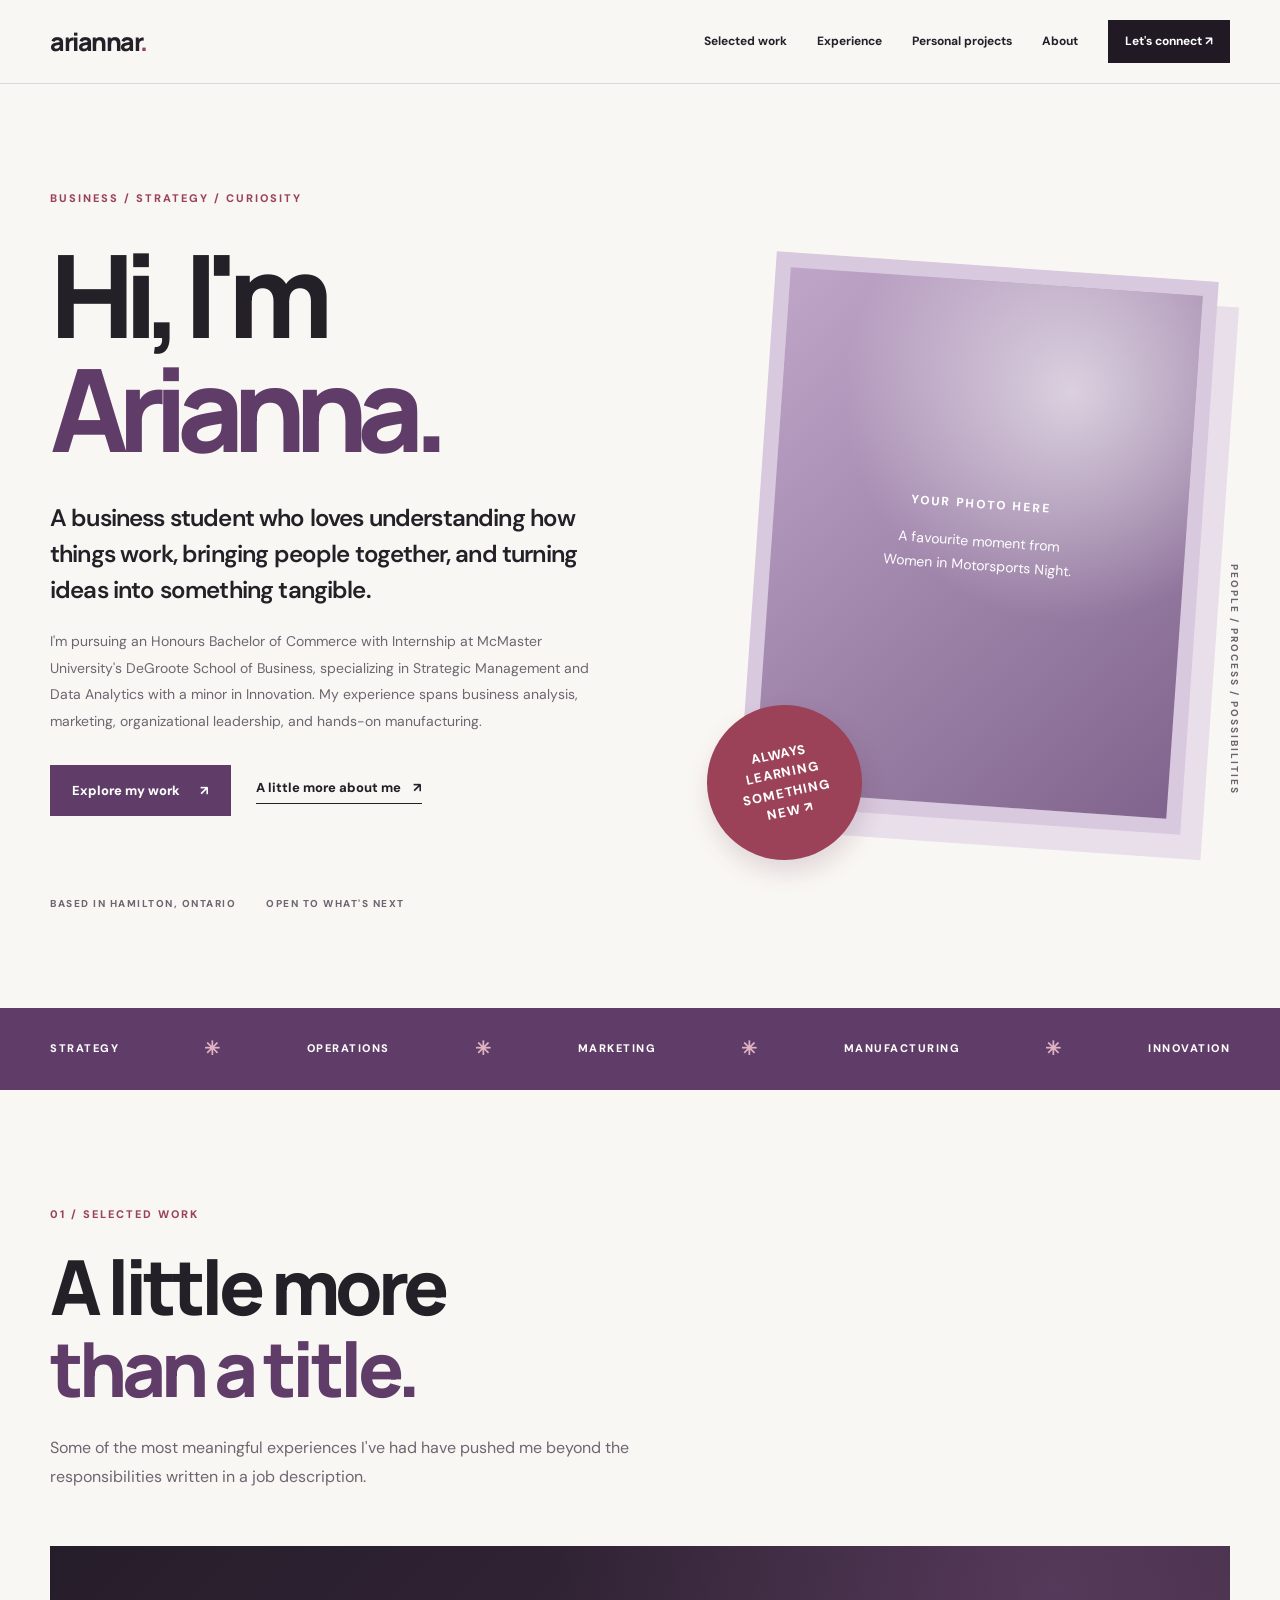
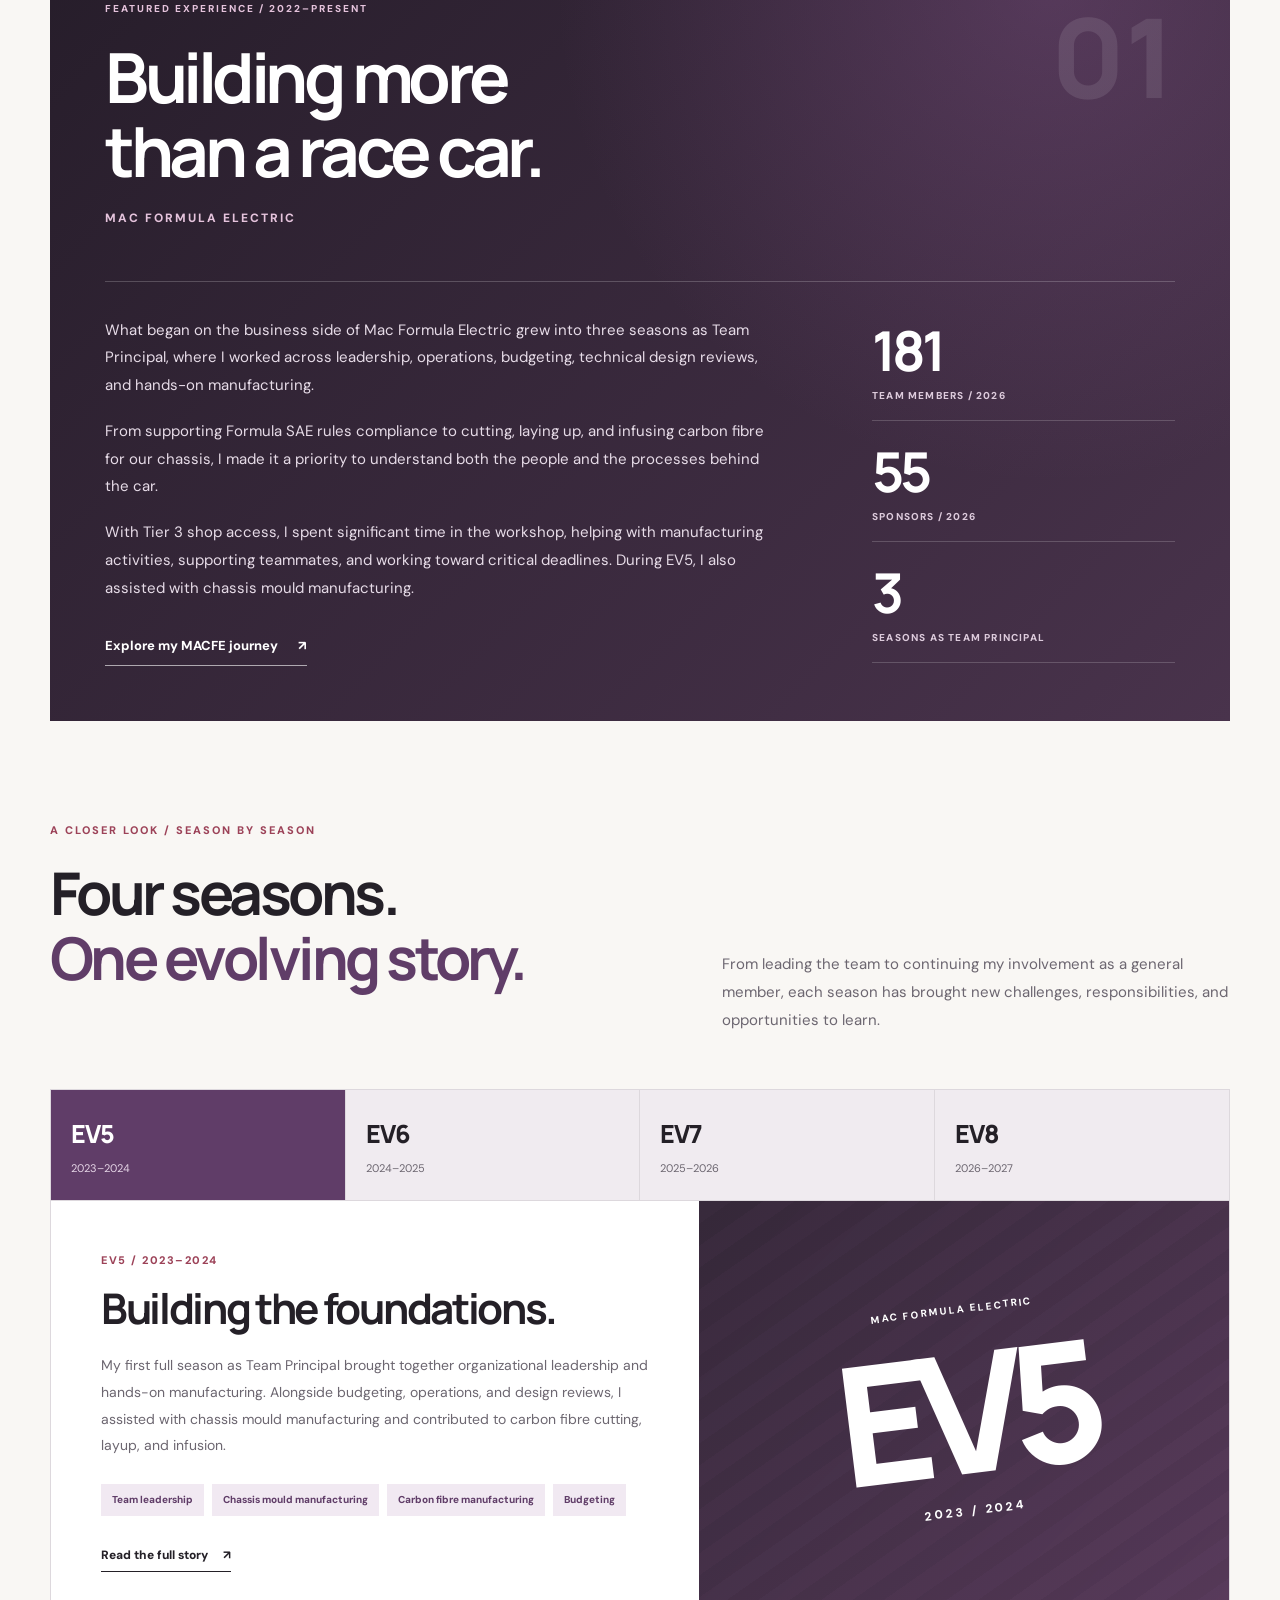
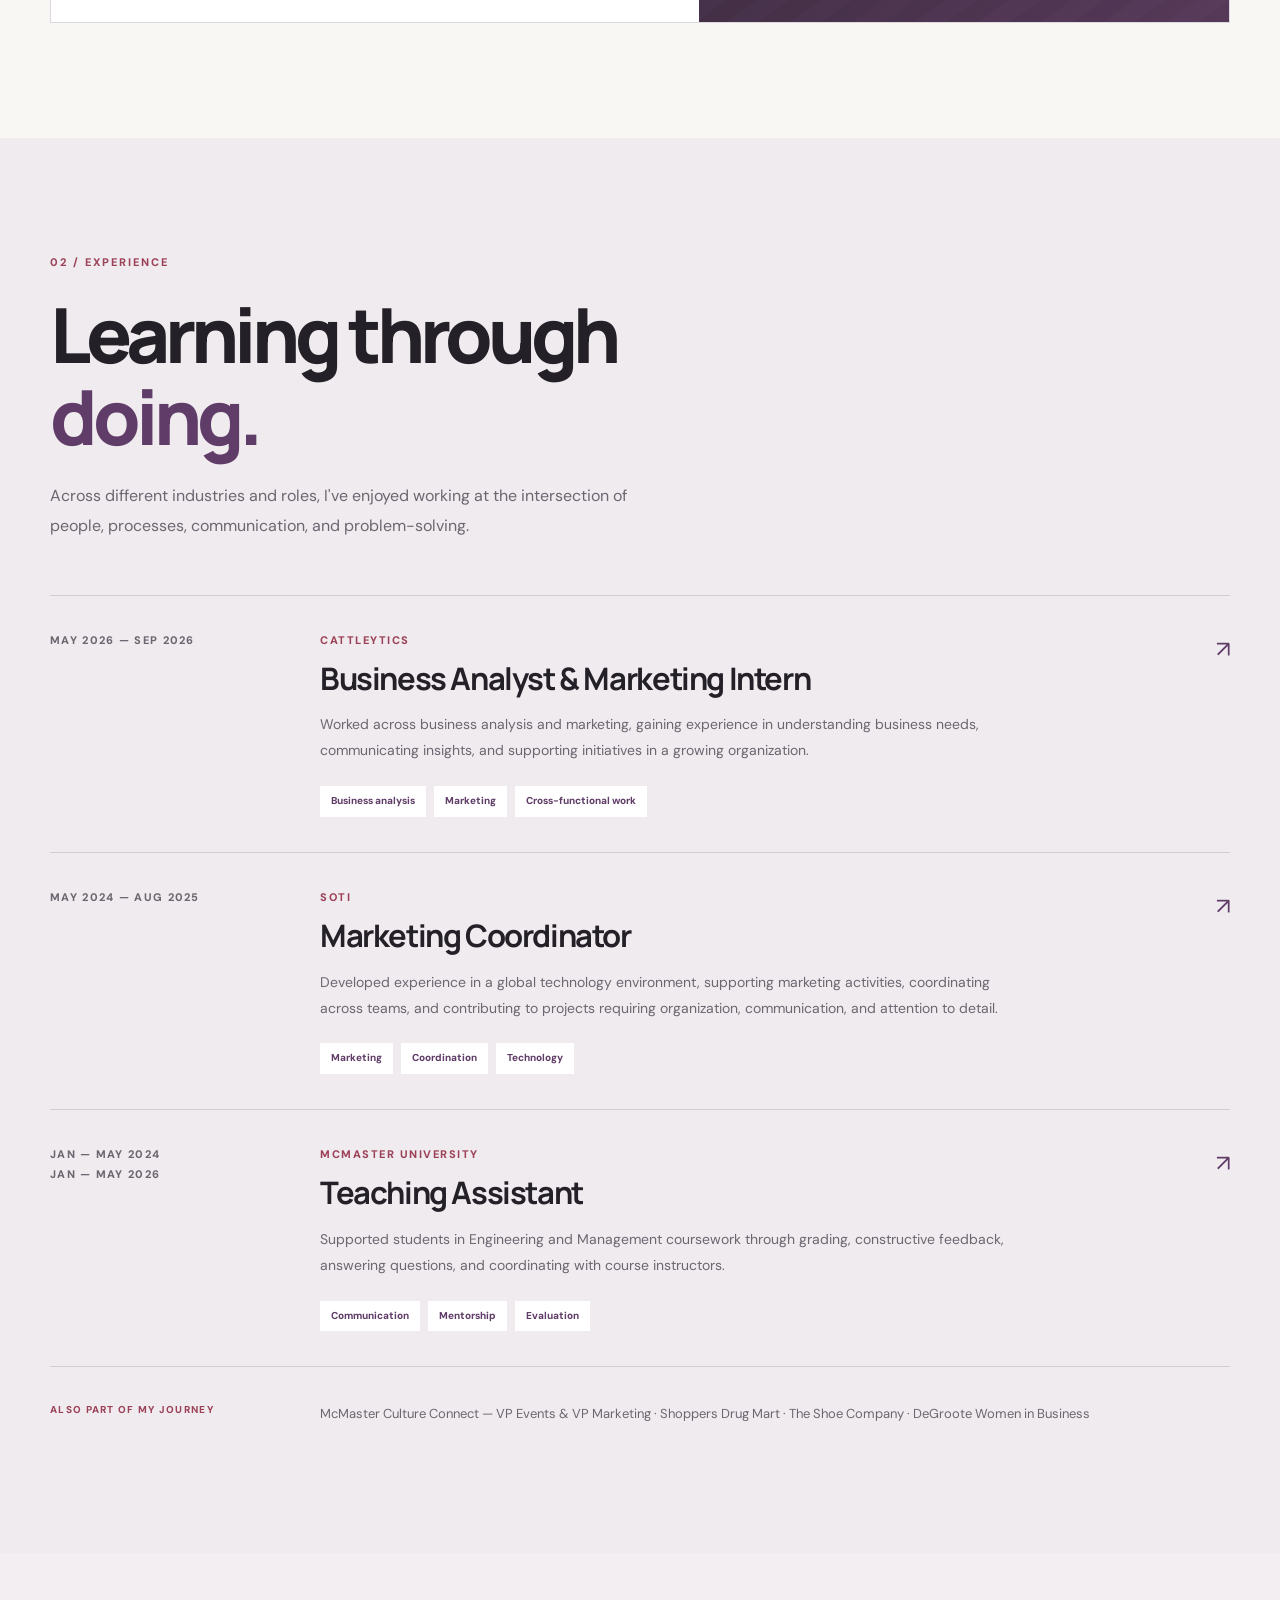
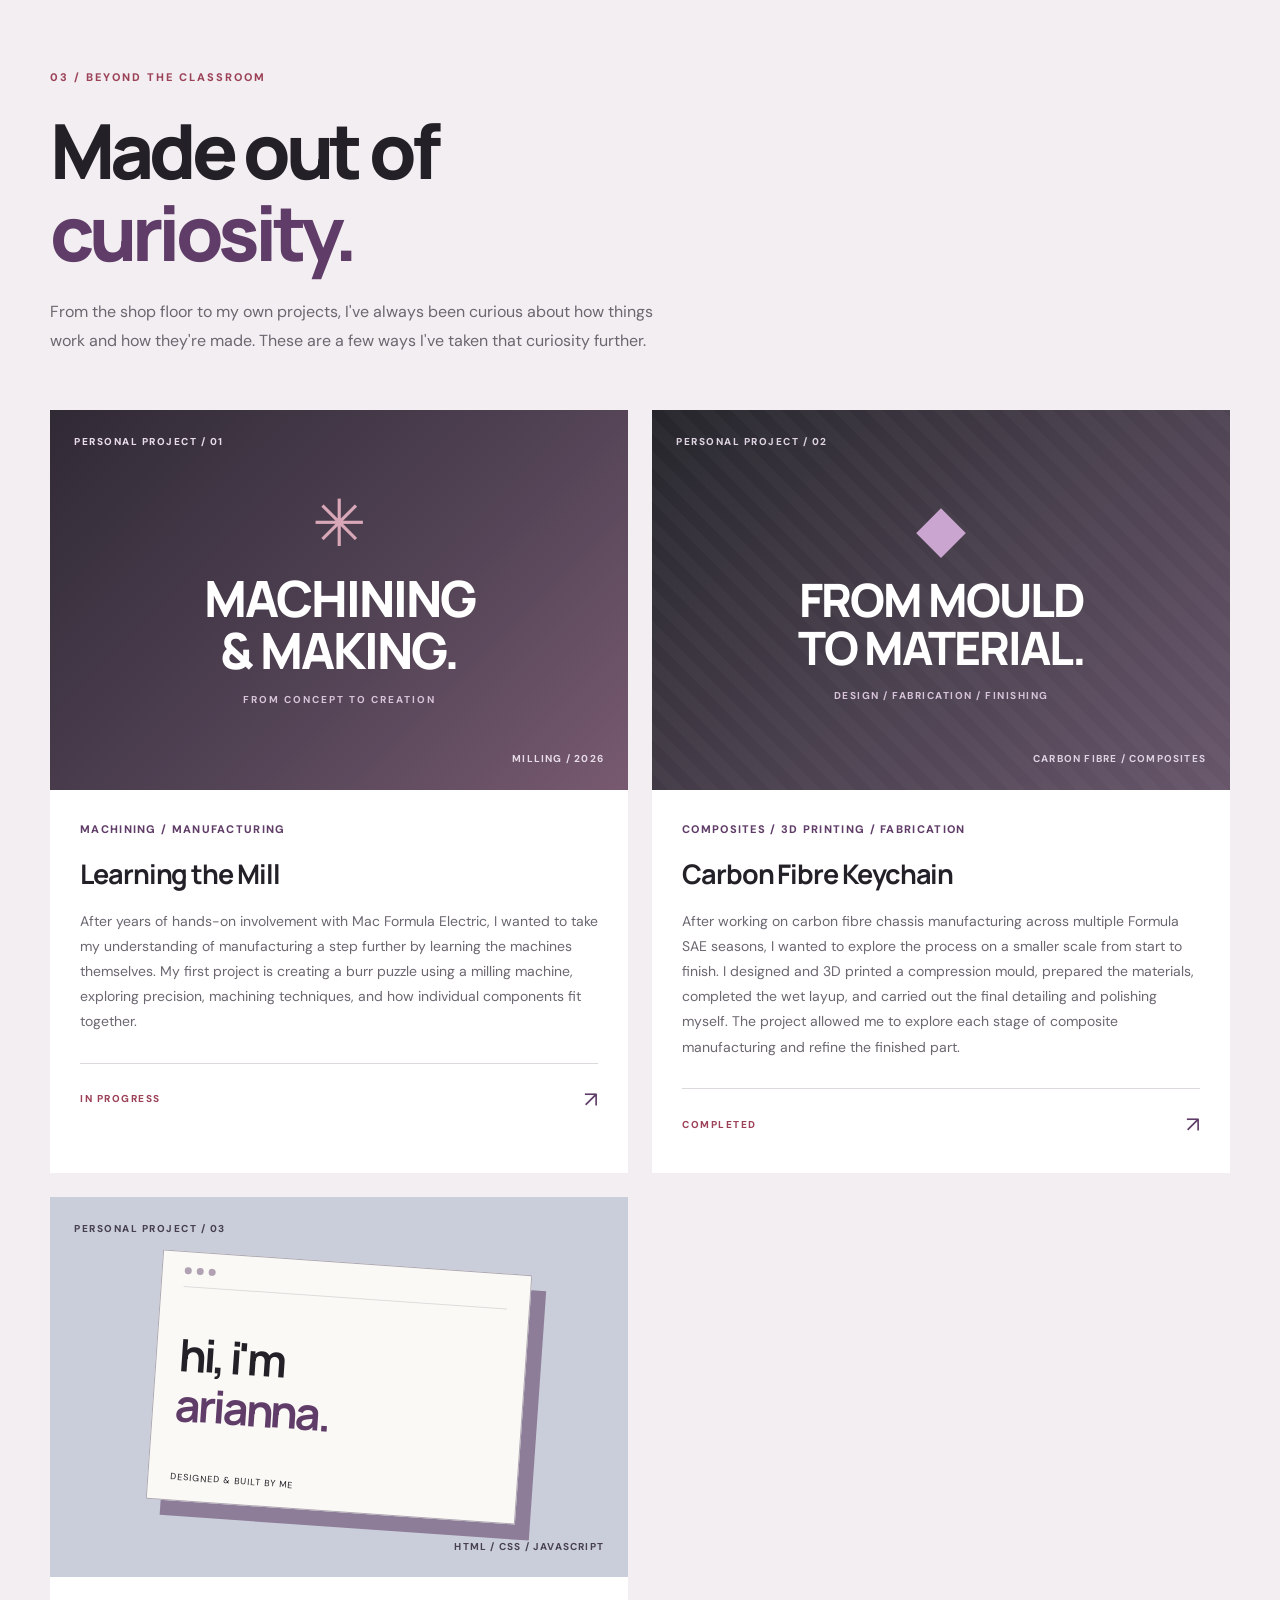
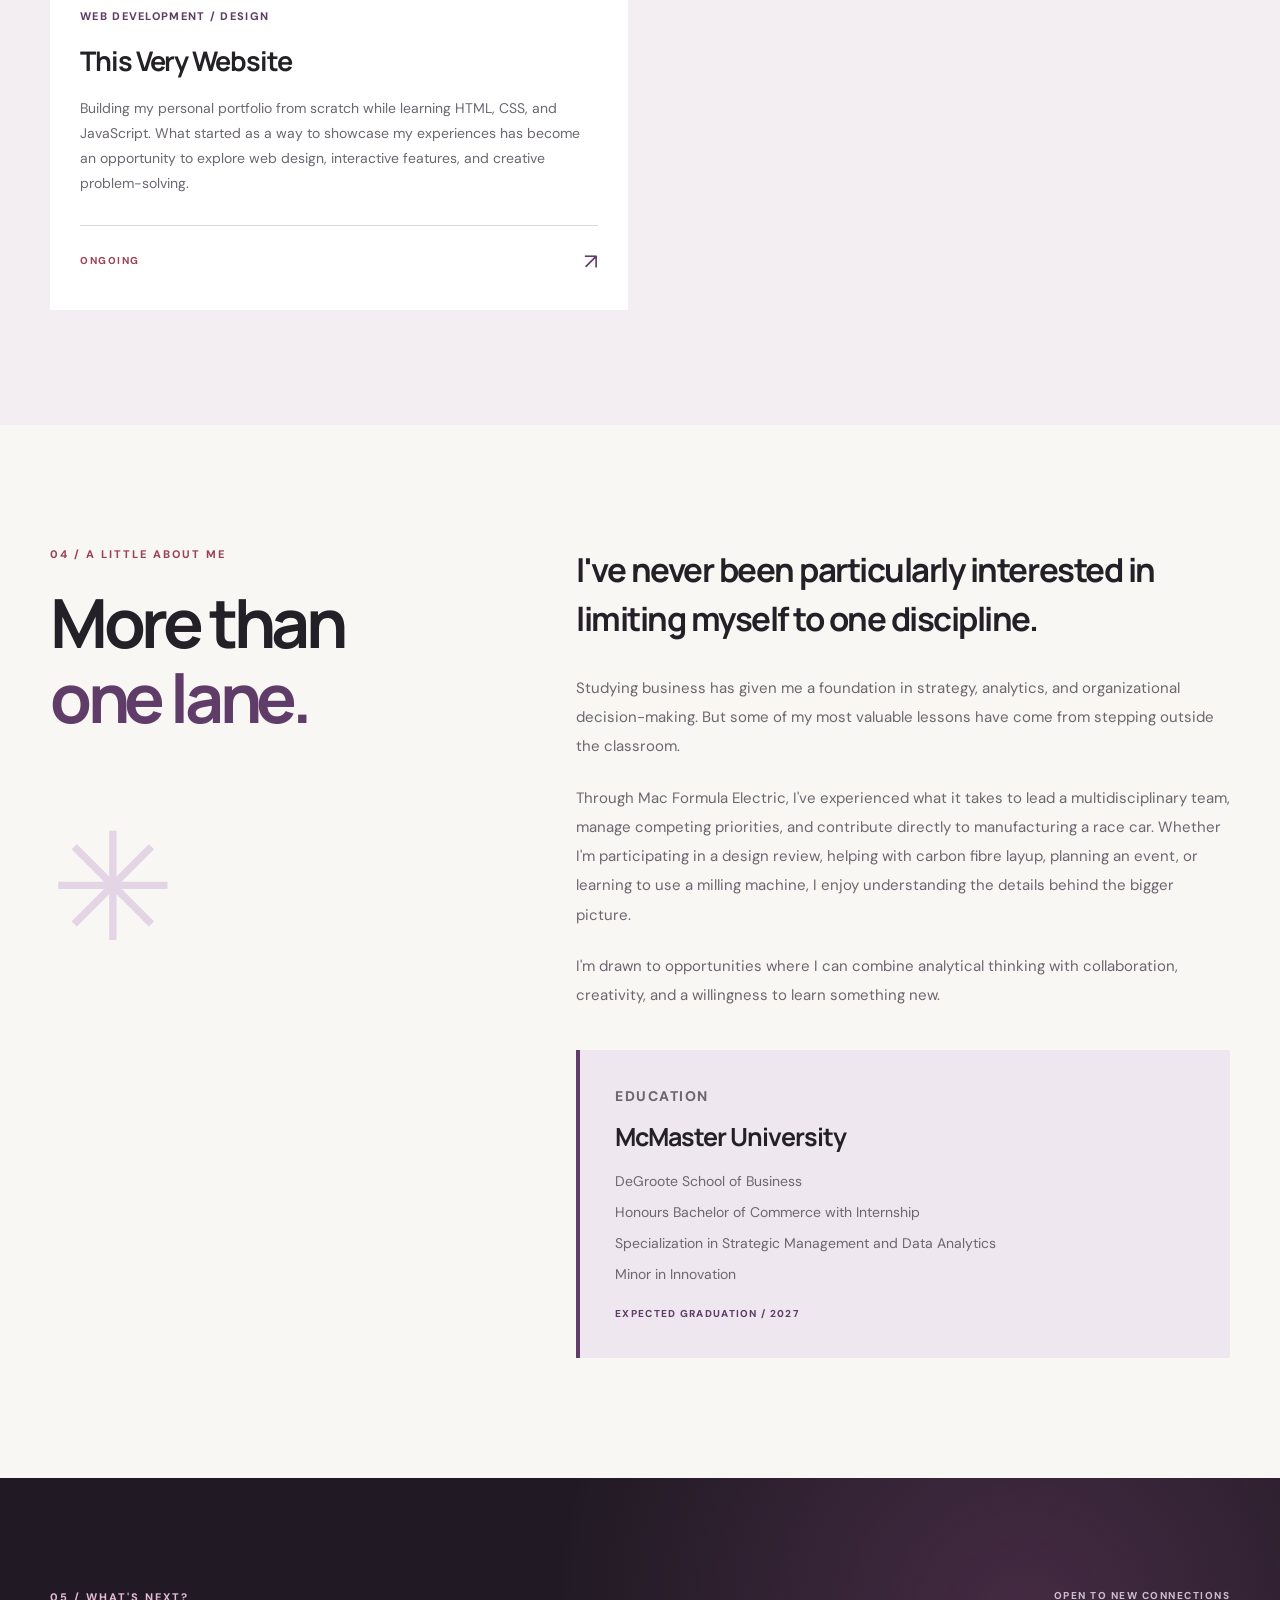
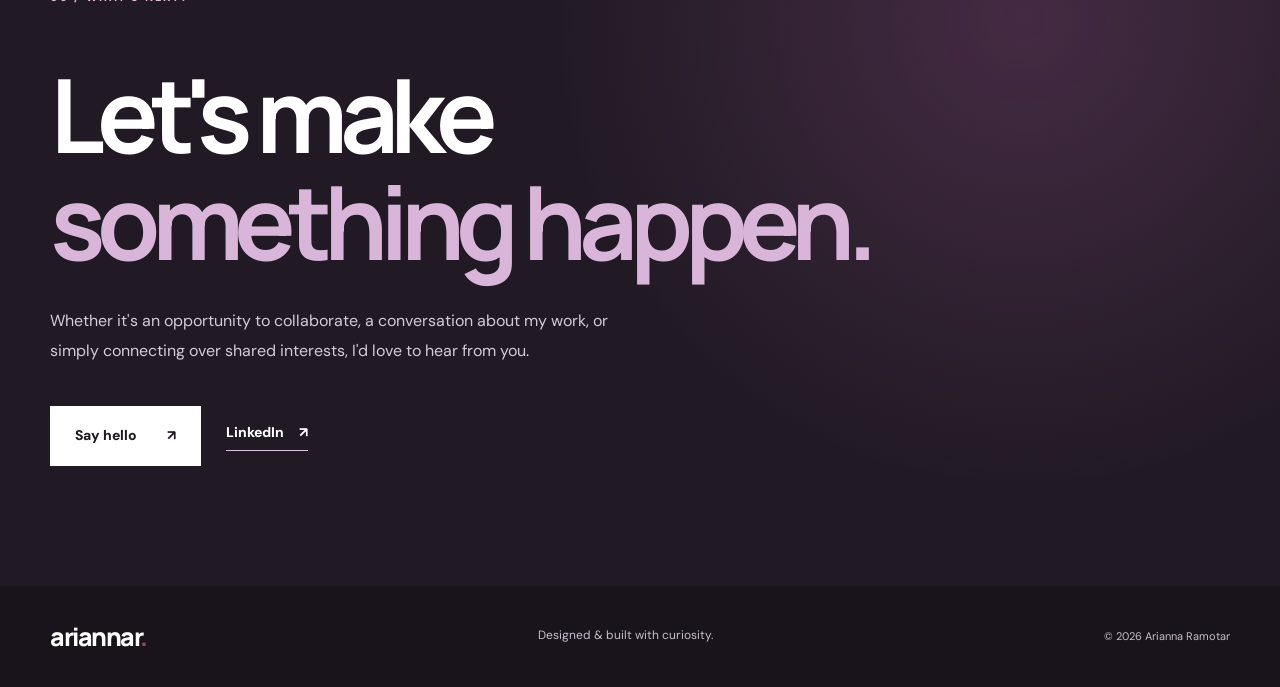
<file: index.html>
<!DOCTYPE html>
<html lang="en">
<head>
  <meta charset="UTF-8">
  <meta name="viewport" content="width=device-width, initial-scale=1.0">

  <meta
    name="description"
    content="Arianna Ramotar's portfolio — exploring leadership, strategy, operations, manufacturing, marketing, and creative problem-solving."
  >

  <meta name="theme-color" content="#f9f7f4">

  <title>Arianna Ramotar | Portfolio</title>

  <link rel="preconnect" href="https://fonts.googleapis.com">
  <link rel="preconnect" href="https://fonts.gstatic.com" crossorigin>

  <link rel="stylesheet" href="style.css">

  <script src="script.js" defer></script>
</head>

<body>

  <!-- ======================================
       NAVIGATION
  ======================================= -->

  <header class="site-header">
    <nav class="nav shell" aria-label="Main navigation">

      <a href="#home" class="logo" aria-label="Arianna Ramotar home">
        ariannar<span>.</span>
      </a>

      <button
        class="menu-toggle"
        type="button"
        aria-label="Toggle navigation"
        aria-expanded="false"
      >
        <span></span>
        <span></span>
        <span></span>
      </button>

      <div class="nav-links">
        <a href="#work">Selected work</a>
        <a href="#experience">Experience</a>
        <a href="#projects">Personal projects</a>
        <a href="#about">About</a>
        <a href="#contact" class="nav-contact">Let's connect ↗</a>
      </div>

    </nav>
  </header>


  <main>

    <!-- ======================================
         HERO
    ======================================= -->

    <section class="hero" id="home">
      <div class="shell hero-grid">

        <div class="hero-copy">

          <p class="eyebrow">
            BUSINESS / STRATEGY / CURIOSITY
          </p>

          <h1>
            Hi, I'm<br>
            <em>Arianna.</em>
          </h1>

          <p class="hero-lead">
            A business student who loves understanding
            how things work, bringing people together,
            and turning ideas into something tangible.
          </p>

          <p class="hero-description">
            I'm pursuing an Honours Bachelor of Commerce
            with Internship at McMaster University's
            DeGroote School of Business, specializing
            in Strategic Management and Data Analytics
            with a minor in Innovation.

            My experience spans business analysis,
            marketing, organizational leadership,
            and hands-on manufacturing.
          </p>

          <div class="hero-actions">
            <a href="#work" class="button button-primary">
              Explore my work <span aria-hidden="true">↗</span>
            </a>

            <a href="#about" class="text-link">
              A little more about me
              <span aria-hidden="true">↗</span>
            </a>
          </div>

          <div class="hero-bottom">
            <span>BASED IN HAMILTON, ONTARIO</span>
            <span>OPEN TO WHAT'S NEXT</span>
          </div>

        </div>


        <div class="hero-visual">

          <div class="hero-photo-frame">
            <div class="hero-photo-placeholder">
              <span>YOUR PHOTO HERE</span>
              <p>
                A favourite moment from<br>
                Women in Motorsports Night.
              </p>
            </div>
          </div>

          <div class="hero-sticker">
            <span>
              ALWAYS<br>
              LEARNING<br>
              SOMETHING<br>
              NEW ↗
            </span>
          </div>

          <span class="hero-side-note">
            PEOPLE / PROCESS / POSSIBILITIES
          </span>

        </div>

      </div>
    </section>


    <!-- ======================================
         INTRO STRIP
    ======================================= -->

    <div class="intro-strip" aria-label="Areas of interest">
      <div class="shell intro-strip-inner">
        <span>STRATEGY</span>
        <span class="strip-star">✳</span>
        <span>OPERATIONS</span>
        <span class="strip-star">✳</span>
        <span>MARKETING</span>
        <span class="strip-star">✳</span>
        <span>MANUFACTURING</span>
        <span class="strip-star">✳</span>
        <span>INNOVATION</span>
      </div>
    </div>


    <!-- ======================================
         SELECTED WORK / MACFE
    ======================================= -->

    <section class="selected-work" id="work">
      <div class="shell">

        <div class="section-heading">
          <p class="section-index">01 / SELECTED WORK</p>

          <h2>
            A little more<br>
            <em>than a title.</em>
          </h2>

          <p>
            Some of the most meaningful experiences
            I've had have pushed me beyond the
            responsibilities written in a job description.
          </p>
        </div>


        <article class="featured-project">

          <div class="featured-top">
            <div class="featured-top-left">
              <span class="featured-kicker">
                FEATURED EXPERIENCE / 2022–PRESENT
              </span>

              <h3>
                Building more<br>
                than a race car.
              </h3>

              <p class="featured-organization">
                MAC FORMULA ELECTRIC
              </p>
            </div>

            <div class="featured-top-right">
              <span class="featured-number">01</span>
            </div>
          </div>


          <div class="featured-body">

            <div class="featured-description">

              <p>
                What began on the business side of Mac
                Formula Electric grew into three seasons
                as Team Principal, where I worked across
                leadership, operations, budgeting,
                technical design reviews, and hands-on
                manufacturing.
              </p>

              <p>
                From supporting Formula SAE rules
                compliance to cutting, laying up, and
                infusing carbon fibre for our chassis,
                I made it a priority to understand both
                the people and the processes behind
                the car.
              </p>

              <p>
                With Tier 3 shop access, I spent
                significant time in the workshop,
                helping with manufacturing activities,
                supporting teammates, and working
                toward critical deadlines. During EV5,
                I also assisted with chassis mould
                manufacturing.
              </p>

              <a href="macfe.html" class="featured-link">
                Explore my MACFE journey
                <span aria-hidden="true">↗</span>
              </a>

            </div>


            <div class="featured-stats">

              <div class="stat">
                <strong>181</strong>
                <span>TEAM MEMBERS / 2026</span>
              </div>

              <div class="stat">
                <strong>55</strong>
                <span>SPONSORS / 2026</span>
              </div>

              <div class="stat">
                <strong>3</strong>
                <span>SEASONS AS TEAM PRINCIPAL</span>
              </div>

            </div>

          </div>

        </article>


        <!-- ==================================
             INTERACTIVE MACFE SEASON SELECTOR
        =================================== -->

        <div class="season-explorer">

          <div class="season-explorer-heading">
            <div>
              <p class="section-index">
                A CLOSER LOOK / SEASON BY SEASON
              </p>

              <h3>
                Four seasons.<br>
                <em>One evolving story.</em>
              </h3>
            </div>

            <p>
              From leading the team to continuing
              my involvement as a general member,
              each season has brought new challenges,
              responsibilities, and opportunities
              to learn.
            </p>
          </div>


          <div class="season-tabs" role="group" aria-label="MACFE competition seasons">

            <button
              class="season-tab active"
              type="button"
              data-season="ev5"
              aria-pressed="true"
            >
              <span>EV5</span>
              <small>2023–2024</small>
            </button>

            <button
              class="season-tab"
              type="button"
              data-season="ev6"
              aria-pressed="false"
            >
              <span>EV6</span>
              <small>2024–2025</small>
            </button>

            <button
              class="season-tab"
              type="button"
              data-season="ev7"
              aria-pressed="false"
            >
              <span>EV7</span>
              <small>2025–2026</small>
            </button>

            <button
              class="season-tab"
              type="button"
              data-season="ev8"
              aria-pressed="false"
            >
              <span>EV8</span>
              <small>2026–2027</small>
            </button>

          </div>


          <div class="season-display">

            <div class="season-display-copy">

              <p id="season-eyebrow">
                EV5 / 2023–2024
              </p>

              <h4 id="season-heading">
                Building the foundations.
              </h4>

              <p id="season-copy">
                My first full season as Team Principal
                brought together organizational
                leadership and hands-on manufacturing.
                I supported budgeting, team operations,
                technical reviews, chassis mould
                manufacturing, and carbon fibre
                cutting, layup, and infusion.
              </p>

              <div class="season-chips" id="season-chips">
                <span>Team leadership</span>
                <span>Chassis mould</span>
                <span>Carbon fibre manufacturing</span>
              </div>

              <a href="macfe.html#ev5" class="season-more">
                Read the full story
                <span aria-hidden="true">↗</span>
              </a>

            </div>


            <div class="season-display-art">
              <div class="season-art-inner">
                <span>MAC FORMULA ELECTRIC</span>
                <strong>EV5</strong>
                <small>2023 / 2024</small>
              </div>
            </div>

          </div>

        </div>

      </div>
    </section>


    <!-- ======================================
         EXPERIENCE
    ======================================= -->

    <section class="experience-section" id="experience">
      <div class="shell">

        <div class="section-heading">
          <p class="section-index">02 / EXPERIENCE</p>

          <h2>
            Learning through<br>
            <em>doing.</em>
          </h2>

          <p>
            Across different industries and roles,
            I've enjoyed working at the intersection
            of people, processes, communication,
            and problem-solving.
          </p>
        </div>


        <div class="experience-list">

          <!-- CATTLEYTICS -->
          <article class="experience-item">

            <div class="experience-date">
              MAY 2026 — SEP 2026
            </div>

            <div class="experience-content">
              <div class="experience-heading">
                <div>
                  <p class="experience-company">
                    CATTLEytics
                  </p>

                  <h3>
                    Business Analyst & Marketing Intern
                  </h3>
                </div>

                <span class="experience-icon" aria-hidden="true">
                  ↗
                </span>
              </div>

              <p>
                Worked across business analysis and
                marketing, gaining experience in
                understanding business needs,
                communicating insights, and supporting
                initiatives in a growing organization.
              </p>

              <div class="experience-tags">
                <span>Business analysis</span>
                <span>Marketing</span>
                <span>Cross-functional work</span>
              </div>
            </div>

          </article>


          <!-- SOTI -->
          <article class="experience-item">

            <div class="experience-date">
              MAY 2024 — AUG 2025
            </div>

            <div class="experience-content">
              <div class="experience-heading">
                <div>
                  <p class="experience-company">
                    SOTI
                  </p>

                  <h3>
                    Marketing Coordinator
                  </h3>
                </div>

                <span class="experience-icon" aria-hidden="true">
                  ↗
                </span>
              </div>

              <p>
                Developed experience in a global
                technology environment, supporting
                marketing activities, coordinating
                across teams, and contributing to
                projects requiring organization,
                communication, and attention to detail.
              </p>

              <div class="experience-tags">
                <span>Marketing</span>
                <span>Coordination</span>
                <span>Technology</span>
              </div>
            </div>

          </article>


          <!-- TEACHING ASSISTANT -->
          <article class="experience-item">

            <div class="experience-date">
              JAN — MAY 2024<br>
              JAN — MAY 2026
            </div>

            <div class="experience-content">
              <div class="experience-heading">
                <div>
                  <p class="experience-company">
                    McMaster University
                  </p>

                  <h3>
                    Teaching Assistant
                  </h3>
                </div>

                <span class="experience-icon" aria-hidden="true">
                  ↗
                </span>
              </div>

              <p>
                Supported students in Engineering
                and Management coursework through
                grading, constructive feedback,
                answering questions, and coordinating
                with course instructors.
              </p>

              <div class="experience-tags">
                <span>Communication</span>
                <span>Mentorship</span>
                <span>Evaluation</span>
              </div>
            </div>

          </article>

        </div>


        <div class="experience-note">
          <span>ALSO PART OF MY JOURNEY</span>

          <p>
            McMaster Culture Connect — VP Events &
            VP Marketing · Shoppers Drug Mart ·
            The Shoe Company · DeGroote Women in Business
          </p>
        </div>

      </div>
    </section>


    <!-- ======================================
         PERSONAL PROJECTS
    ======================================= -->

    <section class="projects-section" id="projects">
      <div class="shell">

        <div class="section-heading">
          <p class="section-index">
            03 / BEYOND THE CLASSROOM
          </p>

          <h2>
            Made out of<br>
            <em>curiosity.</em>
          </h2>

          <p>
            From the shop floor to my own projects,
            I've always been curious about how things
            work and how they're made. These are a few
            ways I've taken that curiosity further.
          </p>
        </div>


        <div class="project-grid">

          <!-- ==================================
               PROJECT 01: MACHINING
          =================================== -->

          <article class="project-card project-machining">

            <div class="project-art art-machining">

              <span class="art-label">
                PERSONAL PROJECT / 01
              </span>

              <div class="machining-visual">

                <span class="machining-icon">✳</span>

                <strong>
                  MACHINING<br>
                  & MAKING.
                </strong>

                <small>
                  FROM CONCEPT TO CREATION
                </small>

              </div>

              <span class="art-corner-label">
                MILLING / 2026
              </span>

            </div>


            <div class="project-text">

              <p>
                MACHINING / MANUFACTURING
              </p>

              <h3>Learning the Mill</h3>

              <span>
                After years of hands-on involvement
                with Mac Formula Electric, I wanted
                to take my understanding of
                manufacturing a step further by
                learning the machines themselves.

                My first project is creating a burr
                puzzle using a milling machine,
                exploring precision, machining
                techniques, and how individual
                components fit together.
              </span>

              <div class="project-footer">
                <span class="project-progress">
                  IN PROGRESS
                </span>

                <span
                  class="project-arrow"
                  aria-hidden="true"
                >
                  ↗
                </span>
              </div>

            </div>

          </article>


          <!-- ==================================
               PROJECT 02: CARBON FIBRE
          =================================== -->

          <article class="project-card project-composites">

            <div class="project-art art-composites">

              <span class="art-label">
                PERSONAL PROJECT / 02
              </span>

              <div class="composites-visual">

                <span class="composites-symbol">◆</span>

                <strong>
                  FROM MOULD<br>
                  TO MATERIAL.
                </strong>

                <small>
                  DESIGN / FABRICATION / FINISHING
                </small>

              </div>

              <span class="art-corner-label">
                CARBON FIBRE / COMPOSITES
              </span>

            </div>


            <div class="project-text">

              <p>
                COMPOSITES / 3D PRINTING / FABRICATION
              </p>

              <h3>Carbon Fibre Keychain</h3>

              <span>
                After working on carbon fibre chassis
                manufacturing across multiple Formula
                SAE seasons, I wanted to explore the
                process on a smaller scale from start
                to finish.

                I designed and 3D printed a compression
                mould, prepared the materials,
                completed the wet layup, and carried
                out the final detailing and polishing
                myself.

                The project allowed me to explore
                each stage of composite manufacturing
                and refine the finished part.
              </span>

              <div class="project-footer">
                <span class="project-progress">
                  COMPLETED
                </span>

                <span
                  class="project-arrow"
                  aria-hidden="true"
                >
                  ↗
                </span>
              </div>

            </div>

          </article>


          <!-- ==================================
               PROJECT 03: WEBSITE
          =================================== -->

          <article class="project-card project-web">

            <div class="project-art art-web">

              <span class="art-label">
                PERSONAL PROJECT / 03
              </span>

              <div class="browser-mock">

                <div class="browser-bar">
                  <i></i>
                  <i></i>
                  <i></i>
                </div>

                <strong>
                  hi, i'm<br>
                  <em>arianna.</em>
                </strong>

                <small>
                  DESIGNED & BUILT BY ME
                </small>

              </div>

              <span class="art-corner-label">
                HTML / CSS / JAVASCRIPT
              </span>

            </div>


            <div class="project-text">

              <p>
                WEB DEVELOPMENT / DESIGN
              </p>

              <h3>This Very Website</h3>

              <span>
                Building my personal portfolio from
                scratch while learning HTML, CSS,
                and JavaScript.

                What started as a way to showcase
                my experiences has become an
                opportunity to explore web design,
                interactive features, and creative
                problem-solving.
              </span>

              <div class="project-footer">
                <span class="project-progress">
                  ONGOING
                </span>

                <span
                  class="project-arrow"
                  aria-hidden="true"
                >
                  ↗
                </span>
              </div>

            </div>

          </article>

        </div>

      </div>
    </section>


    <!-- ======================================
         ABOUT
    ======================================= -->

    <section class="about-section" id="about">
      <div class="shell about-grid">

        <div class="about-heading">
          <p class="section-index">
            04 / A LITTLE ABOUT ME
          </p>

          <h2>
            More than<br>
            <em>one lane.</em>
          </h2>

          <div class="about-decoration">
            <span>✳</span>
          </div>
        </div>


        <div class="about-content">

          <p class="about-intro">
            I've never been particularly interested
            in limiting myself to one discipline.
          </p>

          <p>
            Studying business has given me a foundation
            in strategy, analytics, and organizational
            decision-making. But some of my most
            valuable lessons have come from stepping
            outside the classroom.
          </p>

          <p>
            Through Mac Formula Electric, I've
            experienced what it takes to lead a
            multidisciplinary team, manage competing
            priorities, and contribute directly to
            manufacturing a race car.

            Whether I'm participating in a design
            review, helping with carbon fibre layup,
            planning an event, or learning to use a
            milling machine, I enjoy understanding
            the details behind the bigger picture.
          </p>

          <p>
            I'm drawn to opportunities where I can
            combine analytical thinking with
            collaboration, creativity, and a
            willingness to learn something new.
          </p>


          <div class="education-card">

            <p class="education-label">
              EDUCATION
            </p>

            <h3>
              McMaster University
            </h3>

            <p>
              DeGroote School of Business
            </p>

            <p>
              Honours Bachelor of Commerce
              with Internship
            </p>

            <p>
              Specialization in Strategic Management
              and Data Analytics
            </p>

            <p>
              Minor in Innovation
            </p>

            <span>
              EXPECTED GRADUATION / 2027
            </span>

          </div>

        </div>

      </div>
    </section>


    <!-- ======================================
         CONTACT
    ======================================= -->

    <section class="contact-section" id="contact">
      <div class="shell">

        <div class="contact-top">
          <p class="section-index">
            05 / WHAT'S NEXT?
          </p>

          <span>
            OPEN TO NEW CONNECTIONS
          </span>
        </div>

        <h2>
          Let's make<br>
          <em>something happen.</em>
        </h2>

        <p class="contact-description">
          Whether it's an opportunity to collaborate,
          a conversation about my work, or simply
          connecting over shared interests,
          I'd love to hear from you.
        </p>

        <div class="contact-actions">

          <!-- Replace YOUR_EMAIL@example.com
               with your actual email address. -->

          <a
            href="mailto:YOUR_EMAIL@example.com"
            class="contact-email"
          >
            Say hello
            <span aria-hidden="true">↗</span>
          </a>

          <a
            href="https://www.linkedin.com/in/ariannaramotar/"
            target="_blank"
            rel="noopener noreferrer"
            class="contact-social"
          >
            LinkedIn
            <span aria-hidden="true">↗</span>
          </a>

        </div>

      </div>
    </section>

  </main>


  <!-- ======================================
       FOOTER
  ======================================= -->

  <footer class="site-footer">
    <div class="shell footer-inner">

      <a href="#home" class="footer-logo">
        ariannar<span>.</span>
      </a>

      <p>
        Designed & built with curiosity.
      </p>

      <span>
        © <span id="year">2026</span> Arianna Ramotar
      </span>

    </div>
  </footer>

</body>
</html>
</file>
<file: style.css>
/* =========================================================
   ARIANNA RAMOTAR — PERSONAL PORTFOLIO
   Complete stylesheet
   ========================================================= */

/* GOOGLE FONTS */

@import url('https://fonts.googleapis.com/css2?family=DM+Sans:wght@400;500;600;700;800&family=Manrope:wght@400;500;600;700;800&display=swap');


/* =========================================================
   01 / DESIGN SYSTEM
   ========================================================= */

:root {
  --paper: #f9f7f4;
  --ink: #242027;
  --muted: #6c6670;
  --plum: #603d68;
  --purple: #e9ddeb;
  --wine: #9c4258;
  --line: #ddd8dd;
  --white: #ffffff;
  --dark: #211a24;

  --font-body: 'DM Sans', sans-serif;
  --font-display: 'Manrope', sans-serif;

  --shell: 1180px;
  --radius: 3px;
}


/* =========================================================
   02 / GLOBAL RESET
   ========================================================= */

* {
  box-sizing: border-box;
}

html {
  scroll-behavior: smooth;
  scroll-padding-top: 90px;
}

body {
  margin: 0;
  background: var(--paper);
  color: var(--ink);
  font-family: var(--font-body);
  font-size: 15px;
  line-height: 1.65;
  -webkit-font-smoothing: antialiased;
}

h1,
h2,
h3,
h4,
h5,
h6,
p {
  margin-top: 0;
}

h1,
h2,
h3,
h4 {
  font-family: var(--font-display);
}

a {
  color: inherit;
  text-decoration: none;
}

button,
input,
textarea {
  font: inherit;
}

button {
  cursor: pointer;
}

img,
svg,
video {
  display: block;
  max-width: 100%;
}

::selection {
  background: var(--purple);
  color: var(--ink);
}

:focus-visible {
  outline: 3px solid var(--wine);
  outline-offset: 4px;
}

.shell {
  width: min(
    calc(100% - 64px),
    var(--shell)
  );
  margin-inline: auto;
}


/* =========================================================
   03 / REUSABLE TYPOGRAPHY
   ========================================================= */

.eyebrow,
.section-index {
  color: var(--wine);
  font-size: 11px;
  font-weight: 800;
  letter-spacing: 2px;
  text-transform: uppercase;
}

.section-index {
  margin-bottom: 22px;
}

.section-heading {
  max-width: 800px;
  margin-bottom: 54px;
}

.section-heading h2 {
  font-size: clamp(42px, 6vw, 76px);
  line-height: 1.08;
  font-weight: 800;
  letter-spacing: -0.065em;
  margin-bottom: 24px;
}

.section-heading h2 em {
  color: var(--plum);
  font-style: normal;
}

.section-heading > p:last-child {
  max-width: 610px;
  color: var(--muted);
  font-size: 16px;
  line-height: 1.85;
}

.text-link {
  display: inline-flex;
  align-items: center;
  gap: 12px;
  font-size: 13px;
  font-weight: 800;
  border-bottom: 1px solid currentColor;
  padding-bottom: 5px;
  transition: color 0.2s ease;
}

.text-link:hover {
  color: var(--wine);
}

.button {
  display: inline-flex;
  align-items: center;
  justify-content: center;
  gap: 20px;
  padding: 15px 22px;
  font-size: 13px;
  font-weight: 800;
  transition:
    background 0.25s ease,
    transform 0.25s ease;
}

.button:hover {
  transform: translateY(-3px);
}

.button-primary {
  background: var(--plum);
  color: var(--white);
}

.button-primary:hover {
  background: var(--wine);
}


/* =========================================================
   04 / NAVIGATION
   ========================================================= */

.site-header {
  position: sticky;
  top: 0;
  z-index: 1000;
  background: rgba(249, 247, 244, 0.95);
  border-bottom: 1px solid var(--line);
  backdrop-filter: blur(15px);
  -webkit-backdrop-filter: blur(15px);
}

.nav {
  min-height: 83px;
  display: flex;
  align-items: center;
  justify-content: space-between;
  gap: 30px;
}

.logo,
.footer-logo {
  font-family: var(--font-display);
  font-size: 25px;
  font-weight: 800;
  letter-spacing: -1.5px;
}

.logo span,
.footer-logo span {
  color: var(--wine);
}

.nav-links {
  display: flex;
  align-items: center;
  gap: 30px;
}

.nav-links a {
  font-size: 12px;
  font-weight: 700;
  transition: color 0.2s ease;
}

.nav-links a:hover {
  color: var(--wine);
}

.nav-links .nav-contact {
  background: var(--dark);
  color: var(--white);
  padding: 12px 17px;
}

.nav-links .nav-contact:hover {
  color: var(--white);
  background: var(--plum);
}

.menu-toggle {
  display: none;
  border: 0;
  background: transparent;
  padding: 10px;
}

.menu-toggle span {
  display: block;
  width: 24px;
  height: 2px;
  background: var(--ink);
  margin: 5px 0;
}


/* =========================================================
   05 / HERO
   ========================================================= */

.hero {
  padding: 105px 0 95px;
  overflow: hidden;
}

.hero-grid {
  display: grid;
  grid-template-columns: 1.12fr 0.88fr;
  align-items: center;
  gap: 70px;
}

.hero-copy {
  position: relative;
  z-index: 2;
}

.hero .eyebrow {
  margin-bottom: 30px;
}

.hero h1 {
  font-size: clamp(76px, 9vw, 132px);
  line-height: 0.99;
  font-weight: 800;
  letter-spacing: -0.095em;
  margin-bottom: 35px;
}

.hero h1 em {
  font-style: normal;
  color: var(--plum);
}

.hero-lead {
  max-width: 560px;
  font-size: clamp(19px, 2.1vw, 24px);
  line-height: 1.5;
  font-weight: 600;
  letter-spacing: -0.035em;
  margin-bottom: 20px;
}

.hero-description {
  max-width: 550px;
  font-size: 14px;
  color: var(--muted);
  line-height: 1.9;
  margin-bottom: 30px;
}

.hero-actions {
  display: flex;
  align-items: center;
  flex-wrap: wrap;
  gap: 25px;
}

.hero-bottom {
  display: flex;
  flex-wrap: wrap;
  gap: 30px;
  margin-top: 80px;
  color: var(--muted);
  font-size: 10px;
  font-weight: 800;
  letter-spacing: 1.5px;
}

.hero-visual {
  position: relative;
  padding: 25px 30px 40px 15px;
}

.hero-photo-frame {
  aspect-ratio: 4 / 5;
  background: #d9c9de;
  padding: 15px;
  transform: rotate(4deg);
  box-shadow: 22px 24px 0 #e8dfea;
}

.hero-photo-placeholder {
  width: 100%;
  height: 100%;
  min-height: 390px;
  background:
    radial-gradient(
      circle at 70% 20%,
      rgba(255,255,255,0.6),
      transparent 45%
    ),
    linear-gradient(
      135deg,
      #bfa6c8,
      #80648d
    );
  display: flex;
  flex-direction: column;
  align-items: center;
  justify-content: center;
  text-align: center;
  padding: 30px;
  color: var(--white);
}

.hero-photo-placeholder span {
  font-size: 12px;
  font-weight: 800;
  letter-spacing: 2px;
  margin-bottom: 15px;
}

.hero-photo-placeholder p {
  font-size: 14px;
  line-height: 1.7;
}

.hero-sticker {
  position: absolute;
  bottom: 0;
  left: -35px;
  width: 155px;
  height: 155px;
  border-radius: 50%;
  background: var(--wine);
  color: var(--white);
  display: grid;
  place-items: center;
  text-align: center;
  transform: rotate(-12deg);
  box-shadow: 0 12px 25px rgba(90, 30, 55, 0.15);
}

.hero-sticker span {
  font-size: 13px;
  font-weight: 800;
  line-height: 1.5;
  letter-spacing: 1px;
}

.hero-side-note {
  position: absolute;
  right: -12px;
  bottom: 65px;
  writing-mode: vertical-rl;
  font-size: 10px;
  font-weight: 800;
  letter-spacing: 2px;
  color: var(--muted);
}


/* =========================================================
   06 / INTRO STRIP
   ========================================================= */

.intro-strip {
  background: var(--plum);
  color: var(--white);
  overflow: hidden;
}

.intro-strip-inner {
  min-height: 82px;
  display: flex;
  align-items: center;
  justify-content: space-between;
  gap: 20px;
  white-space: nowrap;
}

.intro-strip-inner > span {
  font-size: 11px;
  font-weight: 800;
  letter-spacing: 1.5px;
}

.intro-strip-inner .strip-star {
  color: #e0b4c2;
  font-size: 19px;
}


/* =========================================================
   07 / SELECTED WORK
   ========================================================= */

.selected-work {
  padding: 115px 0;
}

.featured-project {
  background:
    radial-gradient(
      circle at 85% 5%,
      rgba(153, 96, 160, 0.3),
      transparent 40%
    ),
    linear-gradient(
      135deg,
      #261d2a,
      #49334c
    );
  color: var(--white);
  padding: 55px;
  overflow: hidden;
}

.featured-top {
  display: flex;
  justify-content: space-between;
  align-items: flex-start;
  gap: 30px;
  border-bottom: 1px solid rgba(255,255,255,0.2);
  padding-bottom: 40px;
}

.featured-kicker {
  display: block;
  color: #e5c3dc;
  font-size: 10px;
  font-weight: 800;
  letter-spacing: 2px;
  margin-bottom: 22px;
}

.featured-top h3 {
  font-size: clamp(40px, 5.4vw, 73px);
  line-height: 1.08;
  letter-spacing: -0.065em;
  margin-bottom: 20px;
}

.featured-organization {
  color: #e5c3dc;
  font-size: 12px;
  font-weight: 800;
  letter-spacing: 2px;
}

.featured-number {
  font-family: var(--font-display);
  font-size: 110px;
  line-height: 1;
  font-weight: 800;
  color: rgba(255,255,255,0.1);
}

.featured-body {
  display: grid;
  grid-template-columns: 1.4fr 0.6fr;
  gap: 60px;
  padding-top: 35px;
}

.featured-description p {
  max-width: 680px;
  color: #e7dce8;
  font-size: 15px;
  line-height: 1.85;
  margin-bottom: 18px;
}

.featured-link {
  display: inline-flex;
  align-items: center;
  gap: 20px;
  color: var(--white);
  font-size: 13px;
  font-weight: 800;
  border-bottom: 1px solid rgba(255,255,255,0.6);
  padding-bottom: 8px;
  margin-top: 15px;
}

.featured-link:hover {
  color: #e5c3dc;
}

.featured-stats {
  display: grid;
  gap: 20px;
  align-content: center;
}

.stat {
  border-bottom: 1px solid rgba(255,255,255,0.18);
  padding-bottom: 15px;
}

.stat strong {
  display: block;
  font-family: var(--font-display);
  font-size: 55px;
  line-height: 1.1;
  letter-spacing: -0.07em;
}

.stat span {
  display: block;
  color: #ddcbdc;
  font-size: 10px;
  font-weight: 800;
  letter-spacing: 1.2px;
  margin-top: 8px;
}


/* =========================================================
   08 / INTERACTIVE SEASON EXPLORER
   ========================================================= */

.season-explorer {
  margin-top: 100px;
}

.season-explorer-heading {
  display: grid;
  grid-template-columns: 1.1fr 0.9fr;
  align-items: end;
  gap: 50px;
  margin-bottom: 40px;
}

.season-explorer-heading h3 {
  font-size: clamp(36px, 4.6vw, 60px);
  line-height: 1.1;
  letter-spacing: -0.06em;
}

.season-explorer-heading h3 em {
  color: var(--plum);
  font-style: normal;
}

.season-explorer-heading > p {
  color: var(--muted);
  line-height: 1.85;
  font-size: 15px;
}

.season-tabs {
  display: grid;
  grid-template-columns: repeat(4, 1fr);
  border: 1px solid var(--line);
  border-bottom: 0;
}

.season-tab {
  background: #f0ebf0;
  border: 0;
  border-right: 1px solid var(--line);
  padding: 23px 20px;
  text-align: left;
  color: var(--ink);
  transition:
    background 0.25s ease,
    color 0.25s ease;
}

.season-tab:last-child {
  border-right: 0;
}

.season-tab span {
  display: block;
  font-family: var(--font-display);
  font-size: 25px;
  font-weight: 800;
  letter-spacing: -1px;
}

.season-tab small {
  display: block;
  font-size: 11px;
  color: var(--muted);
  margin-top: 4px;
}

.season-tab:hover {
  background: #e4d8e7;
}

.season-tab.active,
.season-tab[aria-pressed="true"] {
  background: var(--plum);
  color: var(--white);
}

.season-tab.active small,
.season-tab[aria-pressed="true"] small {
  color: #e6d6e7;
}

.season-display {
  display: grid;
  grid-template-columns: 1.1fr 0.9fr;
  min-height: 380px;
  border: 1px solid var(--line);
  background: var(--white);
}

.season-display-copy {
  padding: 50px;
}

#season-eyebrow {
  color: var(--wine);
  font-size: 11px;
  font-weight: 800;
  letter-spacing: 1.5px;
}

#season-heading {
  font-size: clamp(30px, 3.3vw, 45px);
  letter-spacing: -0.055em;
  line-height: 1.15;
  margin: 15px 0 20px;
}

#season-copy {
  color: var(--muted);
  font-size: 14px;
  line-height: 1.9;
}

.season-chips {
  display: flex;
  flex-wrap: wrap;
  gap: 8px;
  margin-top: 25px;
}

.season-chips span {
  background: #f1e9f2;
  color: var(--plum);
  padding: 8px 11px;
  font-size: 10px;
  font-weight: 800;
}

.season-more {
  display: inline-flex;
  align-items: center;
  gap: 15px;
  margin-top: 30px;
  font-size: 12px;
  font-weight: 800;
  border-bottom: 1px solid currentColor;
  padding-bottom: 5px;
}

.season-more:hover {
  color: var(--wine);
}

.season-display-art {
  background:
    linear-gradient(
      135deg,
      rgba(42, 31, 46, 0.7),
      rgba(90, 55, 92, 0.65)
    ),
    repeating-linear-gradient(
      -35deg,
      #4d3c51 0,
      #4d3c51 18px,
      #58435c 18px,
      #58435c 36px
    );
  display: grid;
  place-items: center;
  overflow: hidden;
}

.season-art-inner {
  text-align: center;
  color: var(--white);
  transform: rotate(-7deg);
}

.season-art-inner > span {
  display: block;
  font-size: 10px;
  font-weight: 800;
  letter-spacing: 2px;
}

.season-art-inner strong {
  display: block;
  font-family: var(--font-display);
  font-size: clamp(95px, 13vw, 180px);
  font-weight: 800;
  line-height: 1.1;
  letter-spacing: -0.1em;
}

.season-art-inner small {
  display: block;
  font-size: 12px;
  font-weight: 800;
  letter-spacing: 3px;
}


/* =========================================================
   09 / EXPERIENCE
   ========================================================= */

.experience-section {
  background: #f0ebef;
  padding: 115px 0;
}

.experience-list {
  border-top: 1px solid #d4cbd5;
}

.experience-item {
  display: grid;
  grid-template-columns: 230px 1fr;
  gap: 40px;
  padding: 35px 0;
  border-bottom: 1px solid #d4cbd5;
}

.experience-date {
  color: var(--muted);
  font-size: 11px;
  font-weight: 800;
  letter-spacing: 1.3px;
  line-height: 1.8;
}

.experience-heading {
  display: flex;
  justify-content: space-between;
  align-items: start;
  gap: 20px;
}

.experience-company {
  color: var(--wine);
  font-size: 11px;
  font-weight: 800;
  letter-spacing: 1.5px;
  text-transform: uppercase;
  margin-bottom: 10px;
}

.experience-heading h3 {
  font-size: clamp(22px, 2.5vw, 31px);
  line-height: 1.25;
  letter-spacing: -0.045em;
  margin-bottom: 15px;
}

.experience-icon {
  font-size: 23px;
  color: var(--plum);
}

.experience-content > p {
  max-width: 700px;
  color: var(--muted);
  font-size: 14px;
  line-height: 1.85;
}

.experience-tags {
  display: flex;
  flex-wrap: wrap;
  gap: 8px;
  margin-top: 22px;
}

.experience-tags span {
  padding: 7px 11px;
  background: var(--white);
  font-size: 10px;
  font-weight: 800;
  color: var(--plum);
}

.experience-note {
  display: grid;
  grid-template-columns: 230px 1fr;
  gap: 40px;
  margin-top: 35px;
}

.experience-note > span {
  color: var(--wine);
  font-size: 10px;
  font-weight: 800;
  letter-spacing: 1.3px;
}

.experience-note p {
  color: var(--muted);
  font-size: 13px;
  line-height: 1.8;
}


/* =========================================================
   10 / PERSONAL PROJECTS
   ========================================================= */

.projects-section {
  background: #f2eef1;
  padding: 115px 0;
}

.project-grid {
  display: grid;
  grid-template-columns: repeat(2, minmax(0, 1fr));
  gap: 24px;
}

.project-card {
  background: var(--white);
  overflow: hidden;
  min-width: 0;
  transition:
    transform 0.3s ease,
    box-shadow 0.3s ease;
}

.project-card:hover {
  transform: translateY(-7px);
  box-shadow: 0 20px 35px rgba(40,20,45,0.1);
}

.project-art {
  height: 380px;
  position: relative;
  display: grid;
  place-items: center;
  overflow: hidden;
}

.art-label {
  position: absolute;
  top: 24px;
  left: 24px;
  font-size: 10px;
  font-weight: 800;
  letter-spacing: 1.5px;
  z-index: 2;
}

.art-corner-label {
  position: absolute;
  bottom: 22px;
  right: 24px;
  font-size: 10px;
  font-weight: 700;
  letter-spacing: 1.2px;
  text-align: right;
}


/* =========================================================
   11 / MACHINING PROJECT
   ========================================================= */

.art-machining {
  background: linear-gradient(
    135deg,
    #302a35 0%,
    #514254 55%,
    #785a70 100%
  );
  color: var(--white);
}

.art-machining .art-label,
.art-machining .art-corner-label {
  color: #e8dce8;
}

.machining-visual {
  display: flex;
  flex-direction: column;
  align-items: center;
  justify-content: center;
  text-align: center;
  gap: 15px;
  padding: 30px;
}

.machining-icon {
  font-size: 65px;
  color: #d8a7b8;
  line-height: 1;
  transition: transform 0.5s ease;
}

.project-machining:hover .machining-icon {
  transform: rotate(90deg);
}

.machining-visual strong {
  font-family: var(--font-display);
  font-size: clamp(30px, 4vw, 50px);
  font-weight: 800;
  letter-spacing: -2px;
  line-height: 1.05;
}

.machining-visual small {
  font-size: 10px;
  font-weight: 700;
  letter-spacing: 2px;
  color: #d8c4da;
}


/* =========================================================
   12 / CARBON FIBRE PROJECT
   ========================================================= */

.art-composites {
  background:
    repeating-linear-gradient(
      45deg,
      transparent 0px,
      transparent 12px,
      rgba(255,255,255,0.025) 12px,
      rgba(255,255,255,0.025) 24px
    ),
    linear-gradient(
      135deg,
      #25252b,
      #49404d,
      #68566b
    );
  color: var(--white);
}

.art-composites .art-label,
.art-composites .art-corner-label {
  color: #ded3e1;
}

.composites-visual {
  display: flex;
  flex-direction: column;
  align-items: center;
  justify-content: center;
  text-align: center;
  gap: 15px;
  padding: 30px;
}

.composites-symbol {
  font-size: 65px;
  color: #c9a5cf;
  line-height: 1;
  transition: transform 0.4s ease;
}

.project-composites:hover .composites-symbol {
  transform: rotate(45deg);
}

.composites-visual strong {
  font-family: var(--font-display);
  font-size: clamp(30px, 4vw, 46px);
  font-weight: 800;
  letter-spacing: -2px;
  line-height: 1.05;
}

.composites-visual small {
  font-size: 10px;
  font-weight: 700;
  letter-spacing: 1.5px;
  color: #d8c4da;
}


/* =========================================================
   13 / WEBSITE PROJECT
   ========================================================= */

.art-web {
  background: #c9ceda;
  color: var(--ink);
}

.art-web .art-label,
.art-web .art-corner-label {
  color: #484050;
}

.browser-mock {
  width: 80%;
  max-width: 370px;
  height: 250px;
  background: #faf9f6;
  border: 1px solid #aea8b3;
  box-shadow: 15px 15px 0 #8e7d98;
  transform: rotate(4deg);
  padding: 15px 22px;
  display: flex;
  flex-direction: column;
  transition: transform 0.3s ease;
}

.project-web:hover .browser-mock {
  transform: rotate(0deg) translateY(-5px);
}

.browser-bar {
  display: flex;
  gap: 5px;
  border-bottom: 1px solid #ddd;
  padding-bottom: 12px;
}

.browser-bar i {
  height: 7px;
  width: 7px;
  border-radius: 50%;
  background: #b0a1b3;
}

.browser-mock strong {
  font-family: var(--font-display);
  font-size: clamp(30px, 3.5vw, 49px);
  letter-spacing: -0.07em;
  line-height: 1.1;
  margin: auto 0;
}

.browser-mock em {
  font-style: normal;
  color: var(--plum);
}

.browser-mock small {
  font-size: 9px;
  letter-spacing: 1px;
}


/* =========================================================
   14 / PROJECT DESCRIPTIONS
   ========================================================= */

.project-text {
  padding: 30px;
}

.project-text > p {
  color: var(--plum);
  font-size: 11px;
  font-weight: 800;
  letter-spacing: 1.3px;
  margin-bottom: 14px;
}

.project-text h3 {
  font-size: 27px;
  letter-spacing: -0.04em;
  margin-bottom: 12px;
}

.project-text > span {
  display: block;
  font-size: 14px;
  color: var(--muted);
  line-height: 1.8;
}

.project-footer {
  display: flex;
  justify-content: space-between;
  align-items: center;
  margin-top: 28px;
  padding-top: 18px;
  border-top: 1px solid var(--line);
}

.project-progress {
  font-size: 10px;
  font-weight: 800;
  letter-spacing: 1.5px;
  color: var(--wine);
}

.project-arrow {
  font-size: 22px;
  color: var(--plum);
  transition: transform 0.25s ease;
}

.project-card:hover .project-arrow {
  transform: translate(3px, -3px);
}


/* =========================================================
   15 / ABOUT
   ========================================================= */

.about-section {
  background: var(--paper);
  padding: 120px 0;
}

.about-grid {
  display: grid;
  grid-template-columns: 0.8fr 1.2fr;
  gap: 90px;
}

.about-heading h2 {
  font-size: clamp(42px, 5.3vw, 72px);
  line-height: 1.1;
  letter-spacing: -0.065em;
}

.about-heading h2 em {
  font-style: normal;
  color: var(--plum);
}

.about-decoration {
  margin-top: 80px;
  font-size: 150px;
  line-height: 1;
  color: #e4d5e6;
}

.about-intro {
  font-family: var(--font-display);
  font-size: clamp(23px, 2.6vw, 33px);
  line-height: 1.5;
  font-weight: 700;
  letter-spacing: -0.045em;
  margin-bottom: 30px;
}

.about-content > p:not(.about-intro) {
  color: var(--muted);
  font-size: 15px;
  line-height: 1.95;
  margin-bottom: 22px;
}

.education-card {
  background: #eee7ef;
  padding: 35px;
  margin-top: 40px;
  border-left: 4px solid var(--plum);
}

.education-label {
  color: var(--wine);
  font-size: 10px;
  font-weight: 800;
  letter-spacing: 1.5px;
  margin-bottom: 18px;
}

.education-card h3 {
  font-size: 25px;
  letter-spacing: -0.04em;
  margin-bottom: 12px;
}

.education-card p {
  font-size: 14px;
  color: var(--muted);
  margin-bottom: 8px;
}

.education-card > span {
  display: block;
  color: var(--plum);
  font-size: 10px;
  font-weight: 800;
  letter-spacing: 1.3px;
  margin-top: 20px;
}


/* =========================================================
   16 / CONTACT
   ========================================================= */

.contact-section {
  background:
    radial-gradient(
      circle at 80% 20%,
      rgba(151, 83, 140, 0.3),
      transparent 40%
    ),
    var(--dark);
  color: var(--white);
  padding: 110px 0 120px;
}

.contact-top {
  display: flex;
  align-items: center;
  justify-content: space-between;
  gap: 20px;
  margin-bottom: 55px;
}

.contact-top .section-index {
  color: #e3b9d4;
  margin: 0;
}

.contact-top > span {
  color: #cbbdcc;
  font-size: 10px;
  font-weight: 800;
  letter-spacing: 1.5px;
}

.contact-section h2 {
  font-size: clamp(55px, 8vw, 112px);
  line-height: 1.05;
  letter-spacing: -0.08em;
  margin-bottom: 30px;
}

.contact-section h2 em {
  color: #d8b5d9;
  font-style: normal;
}

.contact-description {
  max-width: 600px;
  color: #d5cbd6;
  font-size: 16px;
  line-height: 1.9;
}

.contact-actions {
  display: flex;
  align-items: center;
  flex-wrap: wrap;
  gap: 25px;
  margin-top: 40px;
}

.contact-email {
  display: inline-flex;
  align-items: center;
  gap: 30px;
  background: var(--white);
  color: var(--dark);
  padding: 18px 25px;
  font-size: 14px;
  font-weight: 800;
  transition:
    background 0.25s ease,
    transform 0.25s ease;
}

.contact-email:hover {
  background: #e7d4e9;
  transform: translateY(-3px);
}

.contact-social {
  display: inline-flex;
  align-items: center;
  gap: 15px;
  font-size: 14px;
  font-weight: 800;
  border-bottom: 1px solid #d9c4dc;
  padding-bottom: 6px;
}

.contact-social:hover {
  color: #e4c0e5;
}


/* =========================================================
   17 / FOOTER
   ========================================================= */

.site-footer {
  background: #19141c;
  color: #c9becb;
  padding: 30px 0;
}

.footer-inner {
  display: flex;
  align-items: center;
  justify-content: space-between;
  flex-wrap: wrap;
  gap: 20px;
}

.footer-logo {
  color: var(--white);
}

.footer-inner p {
  margin: 0;
  font-size: 12px;
}

.footer-inner > span {
  font-size: 11px;
}


/* =========================================================
   18 / MACFE DETAIL PAGE — SHARED COMPONENTS
   ========================================================= */

.page-hero,
.macfe-hero {
  padding: 110px 0 85px;
  background: #eee7ef;
}

.page-hero h1,
.macfe-hero h1 {
  font-size: clamp(55px, 8vw, 105px);
  line-height: 1.06;
  letter-spacing: -0.075em;
  margin-bottom: 25px;
}

.page-hero h1 em,
.macfe-hero h1 em {
  font-style: normal;
  color: var(--plum);
}

.page-hero p,
.macfe-hero p {
  max-width: 760px;
  line-height: 1.9;
}

.page-season {
  display: grid;
  grid-template-columns: 180px 1fr;
  gap: 50px;
  padding: 65px 0;
  border-bottom: 1px solid var(--line);
}

.page-season .section-index {
  margin-top: 12px;
}

.page-season h2 {
  font-size: clamp(30px, 4vw, 52px);
  line-height: 1.15;
  letter-spacing: -0.055em;
  margin-bottom: 25px;
}

.page-season p {
  color: var(--muted);
  line-height: 1.9;
  max-width: 760px;
}

.page-season ul {
  padding-left: 20px;
  margin-top: 25px;
  color: var(--muted);
}

.page-season li {
  margin-bottom: 15px;
  line-height: 1.8;
}

.page-season li strong {
  color: var(--ink);
}


/* =========================================================
   19 / MACFE CONTRIBUTIONS
   ========================================================= */

.macfe-contributions {
  background: #eee8ef;
  padding: 110px 0;
}

.contribution-grid {
  display: grid;
  grid-template-columns: repeat(2, minmax(0, 1fr));
  gap: 20px;
}

.contribution-card {
  background: var(--white);
  padding: 35px;
  border-top: 4px solid var(--plum);
  transition:
    transform 0.25s ease,
    box-shadow 0.25s ease;
}

.contribution-card:hover {
  transform: translateY(-5px);
  box-shadow: 0 15px 30px rgba(40,20,45,0.08);
}

.contribution-number {
  color: var(--wine);
  font-size: 11px;
  font-weight: 800;
  letter-spacing: 1.5px;
}

.contribution-card h3 {
  font-size: 25px;
  letter-spacing: -0.04em;
  margin: 25px 0 15px;
}

.contribution-card p {
  font-size: 14px;
  color: var(--muted);
  line-height: 1.8;
}

.contribution-wide {
  grid-column: 1 / -1;
  background: #faf7fa;
}


/* =========================================================
   20 / TABLET
   ========================================================= */

@media (max-width: 950px) {

  .nav-links {
    gap: 17px;
  }

  .nav-links a {
    font-size: 11px;
  }

  .hero-grid {
    gap: 40px;
  }

  .hero h1 {
    font-size: clamp(64px, 8vw, 100px);
  }

  .hero-sticker {
    width: 120px;
    height: 120px;
    left: -20px;
  }

  .hero-sticker span {
    font-size: 10px;
  }

  .featured-project {
    padding: 40px;
  }

  .featured-body {
    gap: 35px;
  }

  .experience-item,
  .experience-note {
    grid-template-columns: 175px 1fr;
    gap: 30px;
  }

  .about-grid {
    gap: 50px;
  }

  .intro-strip-inner {
    gap: 14px;
  }

  .intro-strip-inner > span {
    font-size: 9px;
  }
}


/* =========================================================
   21 / MOBILE
   ========================================================= */

@media (max-width: 700px) {

  html {
    scroll-padding-top: 75px;
  }

  .shell {
    width: min(
      calc(100% - 36px),
      var(--shell)
    );
  }

  /* NAVIGATION */

  .nav {
    min-height: 72px;
  }

  .menu-toggle {
    display: block;
  }

  .nav-links {
    display: none;
    position: absolute;
    top: 72px;
    left: 0;
    right: 0;
    background: var(--paper);
    border-bottom: 1px solid var(--line);
    padding: 25px 18px 30px;
    flex-direction: column;
    align-items: stretch;
    gap: 18px;
  }

  .nav-links.open {
    display: flex;
  }

  .nav-links a {
    font-size: 14px;
  }

  .nav-links .nav-contact {
    text-align: center;
  }

  /* HERO */

  .hero {
    padding: 65px 0 75px;
  }

  .hero-grid {
    grid-template-columns: 1fr;
    gap: 45px;
  }

  .hero h1 {
    font-size: clamp(65px, 14vw, 95px);
  }

  .hero-lead {
    font-size: 20px;
  }

  .hero-bottom {
    margin-top: 45px;
    gap: 15px;
  }

  .hero-visual {
    max-width: 500px;
    margin-inline: auto;
    padding: 15px 25px 35px;
  }

  .hero-photo-placeholder {
    min-height: 320px;
  }

  .hero-sticker {
    left: -5px;
    bottom: 5px;
  }

  .hero-side-note {
    right: 0;
    font-size: 8px;
  }

  /* INTRO STRIP */

  .intro-strip-inner {
    justify-content: flex-start;
    overflow-x: auto;
    min-height: 65px;
    gap: 18px;
    scrollbar-width: none;
  }

  .intro-strip-inner::-webkit-scrollbar {
    display: none;
  }

  /* SECTION SPACING */

  .selected-work,
  .experience-section,
  .projects-section,
  .about-section {
    padding: 75px 0;
  }

  .section-heading {
    margin-bottom: 35px;
  }

  .section-heading h2 {
    font-size: clamp(40px, 10vw, 58px);
  }

  /* FEATURED WORK */

  .featured-project {
    padding: 27px;
  }

  .featured-top {
    padding-bottom: 25px;
  }

  .featured-top h3 {
    font-size: 42px;
  }

  .featured-number {
    display: none;
  }

  .featured-body {
    grid-template-columns: 1fr;
    gap: 35px;
  }

  .featured-stats {
    grid-template-columns: repeat(3, 1fr);
    gap: 12px;
  }

  .stat strong {
    font-size: 36px;
  }

  .stat span {
    font-size: 8px;
    letter-spacing: 0.5px;
  }

  /* SEASON EXPLORER */

  .season-explorer {
    margin-top: 70px;
  }

  .season-explorer-heading {
    grid-template-columns: 1fr;
    gap: 15px;
  }

  .season-explorer-heading h3 {
    font-size: 40px;
  }

  .season-tabs {
    grid-template-columns: repeat(2, 1fr);
  }

  .season-tab {
    padding: 17px;
    border-bottom: 1px solid var(--line);
  }

  .season-tab:nth-child(2) {
    border-right: 0;
  }

  .season-display {
    grid-template-columns: 1fr;
  }

  .season-display-copy {
    padding: 30px;
  }

  .season-display-art {
    min-height: 230px;
  }

  .season-art-inner strong {
    font-size: 110px;
  }

  /* EXPERIENCE */

  .experience-item,
  .experience-note {
    grid-template-columns: 1fr;
    gap: 12px;
  }

  .experience-item {
    padding: 28px 0;
  }

  .experience-heading h3 {
    font-size: 25px;
  }

  /* PERSONAL PROJECTS */

  .project-grid {
    grid-template-columns: 1fr;
  }

  .project-art {
    height: 300px;
  }

  .machining-visual strong,
  .composites-visual strong {
    font-size: 36px;
  }

  .project-text {
    padding: 24px;
  }

  /* ABOUT */

  .about-grid {
    grid-template-columns: 1fr;
    gap: 30px;
  }

  .about-heading h2 {
    font-size: 52px;
  }

  .about-decoration {
    display: none;
  }

  .education-card {
    padding: 25px;
  }

  /* CONTACT */

  .contact-section {
    padding: 75px 0;
  }

  .contact-top {
    flex-direction: column;
    align-items: flex-start;
    margin-bottom: 35px;
  }

  .contact-section h2 {
    font-size: clamp(49px, 11vw, 75px);
  }

  /* MACFE PAGE */

  .page-hero,
  .macfe-hero {
    padding: 75px 0;
  }

  .page-season {
    grid-template-columns: 1fr;
    gap: 12px;
    padding: 45px 0;
  }

  .macfe-contributions {
    padding: 75px 0;
  }

  .contribution-grid {
    grid-template-columns: 1fr;
  }

  .contribution-card {
    padding: 25px;
  }

  .contribution-wide {
    grid-column: auto;
  }

  /* FOOTER */

  .footer-inner {
    flex-direction: column;
    align-items: flex-start;
  }
}


/* =========================================================
   22 / SMALL PHONES
   ========================================================= */

@media (max-width: 390px) {

  .hero h1 {
    font-size: 61px;
  }

  .hero-actions {
    align-items: flex-start;
    flex-direction: column;
  }

  .featured-stats {
    grid-template-columns: 1fr;
  }

  .stat strong {
    font-size: 45px;
  }

  .season-tab span {
    font-size: 22px;
  }

  .browser-mock {
    width: 85%;
    height: 220px;
  }

  .browser-mock strong {
    font-size: 32px;
  }

  .machining-visual strong,
  .composites-visual strong {
    font-size: 30px;
  }
}


/* =========================================================
   23 / ACCESSIBILITY
   ========================================================= */

@media (prefers-reduced-motion: reduce) {

  html {
    scroll-behavior: auto;
  }

  *,
  *::before,
  *::after {
    animation-duration: 0.01ms !important;
    animation-iteration-count: 1 !important;
    transition-duration: 0.01ms !important;
  }
}
</file>
